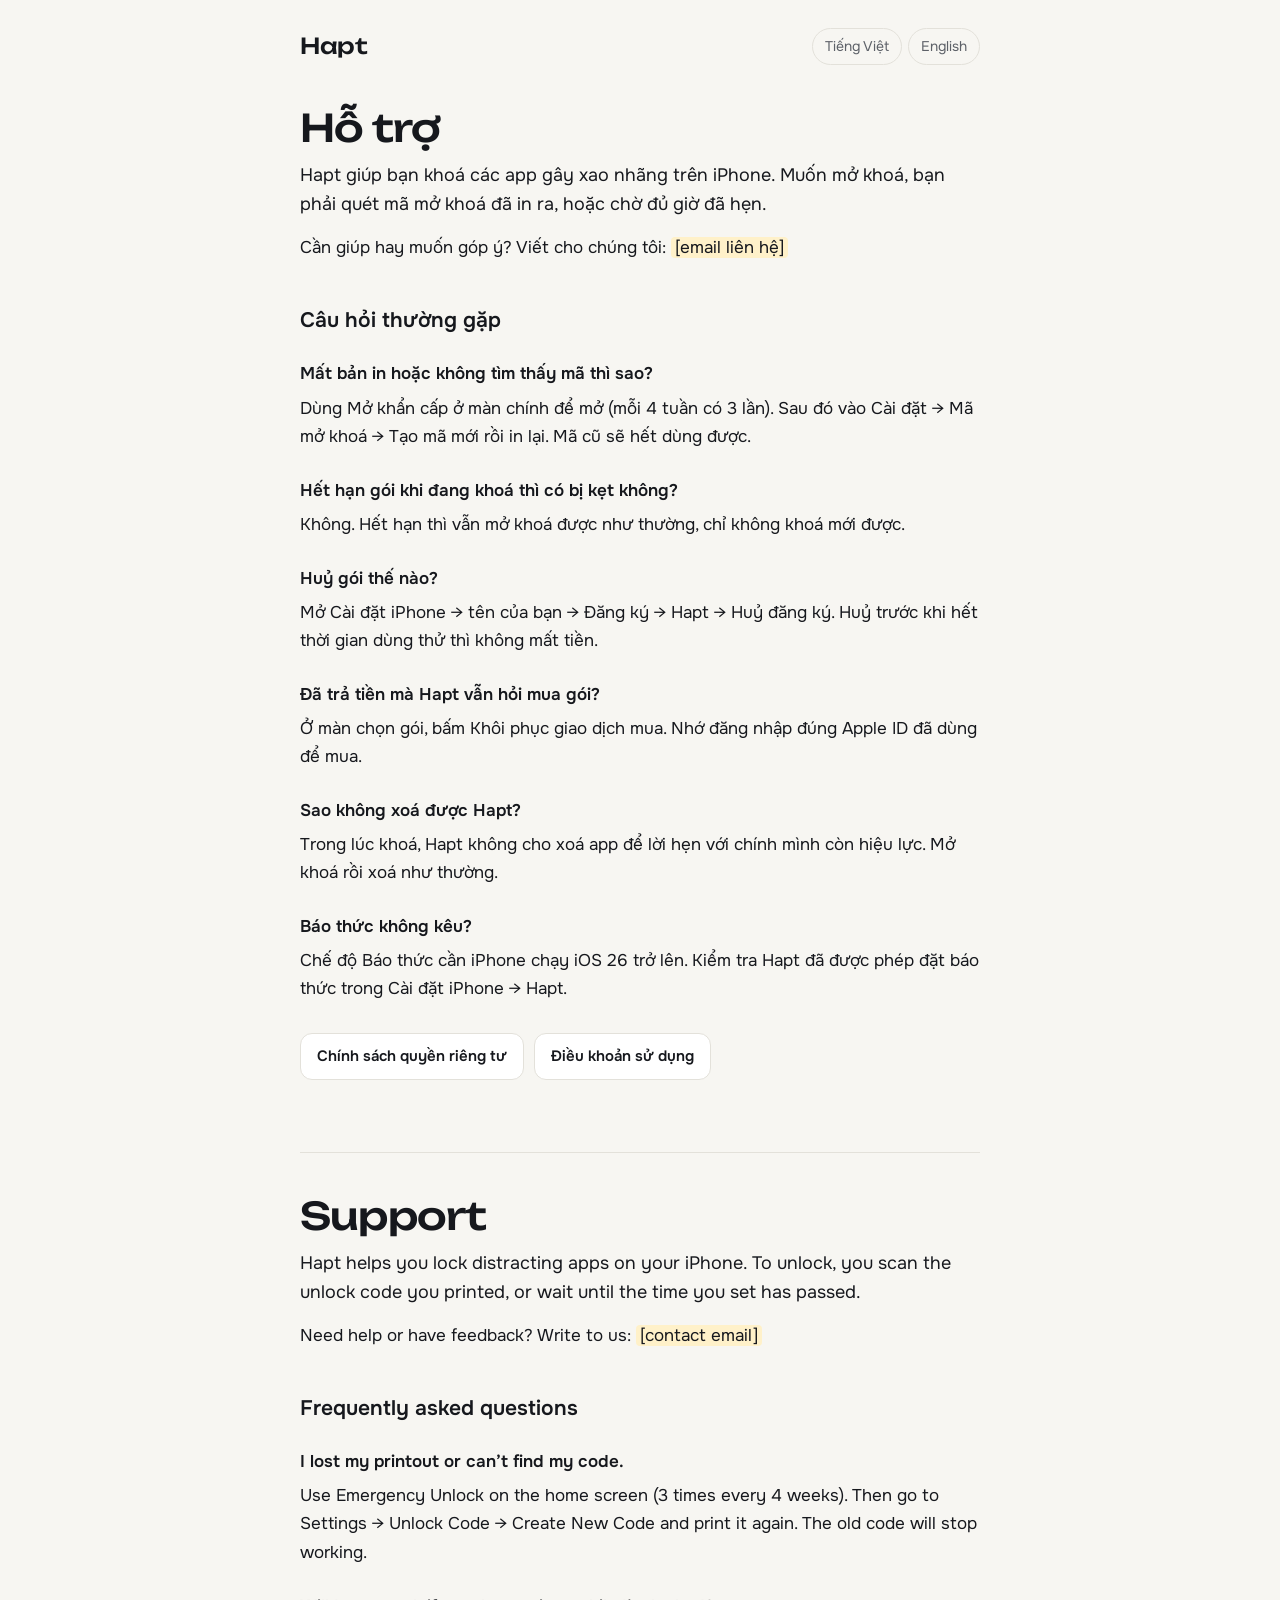
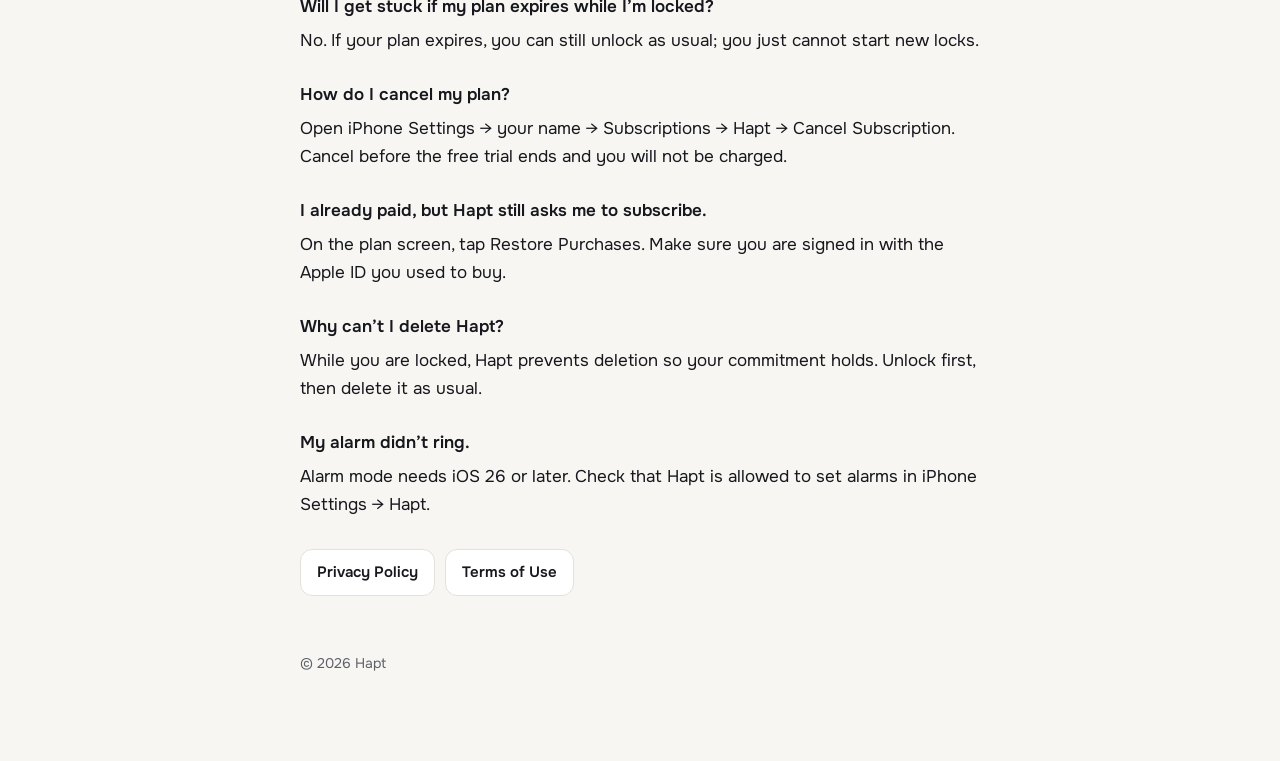
<file: index.html>
<!doctype html>
<html lang="vi">
<head>
<meta charset="utf-8">
<meta name="viewport" content="width=device-width, initial-scale=1, viewport-fit=cover">
<title>Hapt · Hỗ trợ</title>
<meta name="description" content="Hỗ trợ cho Hapt: khoá các app gây xao nhãng, muốn mở thì quét mã đã in ra.">
<link rel="stylesheet" href="style.css">
</head>
<body>
<div class="wrap">
  <header class="top">
    <a class="brand" href="./">Hapt</a>
    <nav class="lang" aria-label="Ngôn ngữ"><a href="#vi" hreflang="vi">Tiếng Việt</a><a href="#en" hreflang="en">English</a></nav>
  </header>

  <main>
  <article id="vi" lang="vi">
    <h1>Hỗ trợ</h1>
    <p class="lead">Hapt giúp bạn khoá các app gây xao nhãng trên iPhone. Muốn mở khoá, bạn phải quét mã mở khoá đã in ra, hoặc chờ đủ giờ đã hẹn.</p>
    <p>Cần giúp hay muốn góp ý? Viết cho chúng tôi: <span class="todo">[email liên hệ]</span></p>

    <h2>Câu hỏi thường gặp</h2>
    <div class="faq">
      <h3>Mất bản in hoặc không tìm thấy mã thì sao?</h3>
      <p>Dùng Mở khẩn cấp ở màn chính để mở (mỗi 4 tuần có 3 lần). Sau đó vào Cài đặt → Mã mở khoá → Tạo mã mới rồi in lại. Mã cũ sẽ hết dùng được.</p>

      <h3>Hết hạn gói khi đang khoá thì có bị kẹt không?</h3>
      <p>Không. Hết hạn thì vẫn mở khoá được như thường, chỉ không khoá mới được.</p>

      <h3>Huỷ gói thế nào?</h3>
      <p>Mở Cài đặt iPhone → tên của bạn → Đăng ký → Hapt → Huỷ đăng ký. Huỷ trước khi hết thời gian dùng thử thì không mất tiền.</p>

      <h3>Đã trả tiền mà Hapt vẫn hỏi mua gói?</h3>
      <p>Ở màn chọn gói, bấm Khôi phục giao dịch mua. Nhớ đăng nhập đúng Apple ID đã dùng để mua.</p>

      <h3>Sao không xoá được Hapt?</h3>
      <p>Trong lúc khoá, Hapt không cho xoá app để lời hẹn với chính mình còn hiệu lực. Mở khoá rồi xoá như thường.</p>

      <h3>Báo thức không kêu?</h3>
      <p>Chế độ Báo thức cần iPhone chạy iOS 26 trở lên. Kiểm tra Hapt đã được phép đặt báo thức trong Cài đặt iPhone → Hapt.</p>
    </div>

    <nav class="links" aria-label="Giấy tờ">
      <a href="privacy.html">Chính sách quyền riêng tư</a>
      <a href="https://www.apple.com/legal/internet-services/itunes/dev/stdeula/">Điều khoản sử dụng</a>
    </nav>
  </article>

  <article id="en" class="en" lang="en">
    <h1>Support</h1>
    <p class="lead">Hapt helps you lock distracting apps on your iPhone. To unlock, you scan the unlock code you printed, or wait until the time you set has passed.</p>
    <p>Need help or have feedback? Write to us: <span class="todo">[contact email]</span></p>

    <h2>Frequently asked questions</h2>
    <div class="faq">
      <h3>I lost my printout or can’t find my code.</h3>
      <p>Use Emergency Unlock on the home screen (3 times every 4 weeks). Then go to Settings → Unlock Code → Create New Code and print it again. The old code will stop working.</p>

      <h3>Will I get stuck if my plan expires while I’m locked?</h3>
      <p>No. If your plan expires, you can still unlock as usual; you just cannot start new locks.</p>

      <h3>How do I cancel my plan?</h3>
      <p>Open iPhone Settings → your name → Subscriptions → Hapt → Cancel Subscription. Cancel before the free trial ends and you will not be charged.</p>

      <h3>I already paid, but Hapt still asks me to subscribe.</h3>
      <p>On the plan screen, tap Restore Purchases. Make sure you are signed in with the Apple ID you used to buy.</p>

      <h3>Why can’t I delete Hapt?</h3>
      <p>While you are locked, Hapt prevents deletion so your commitment holds. Unlock first, then delete it as usual.</p>

      <h3>My alarm didn’t ring.</h3>
      <p>Alarm mode needs iOS 26 or later. Check that Hapt is allowed to set alarms in iPhone Settings → Hapt.</p>
    </div>

    <nav class="links" aria-label="Legal">
      <a href="privacy.html#en">Privacy Policy</a>
      <a href="https://www.apple.com/legal/internet-services/itunes/dev/stdeula/">Terms of Use</a>
    </nav>
  </article>
  </main>

  <p class="foot">© 2026 Hapt</p>
</div>
</body>
</html>
</file>
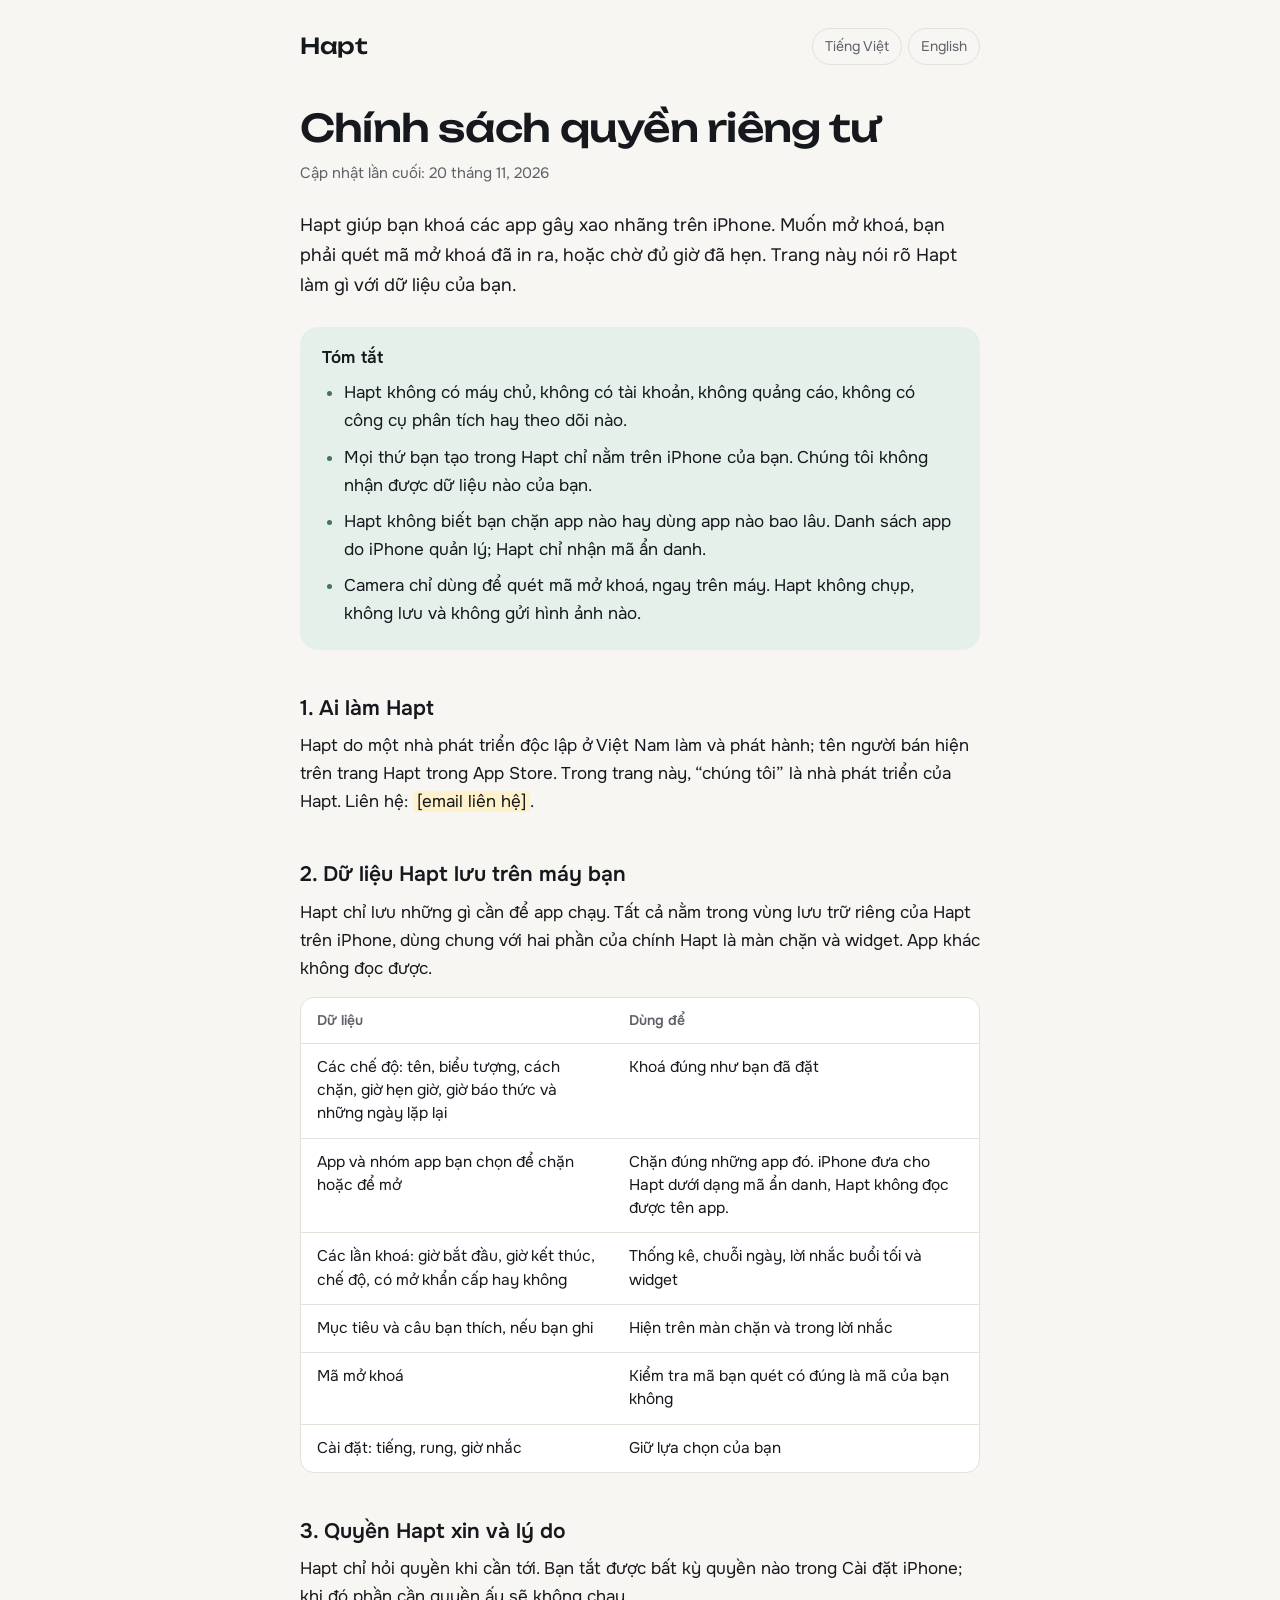
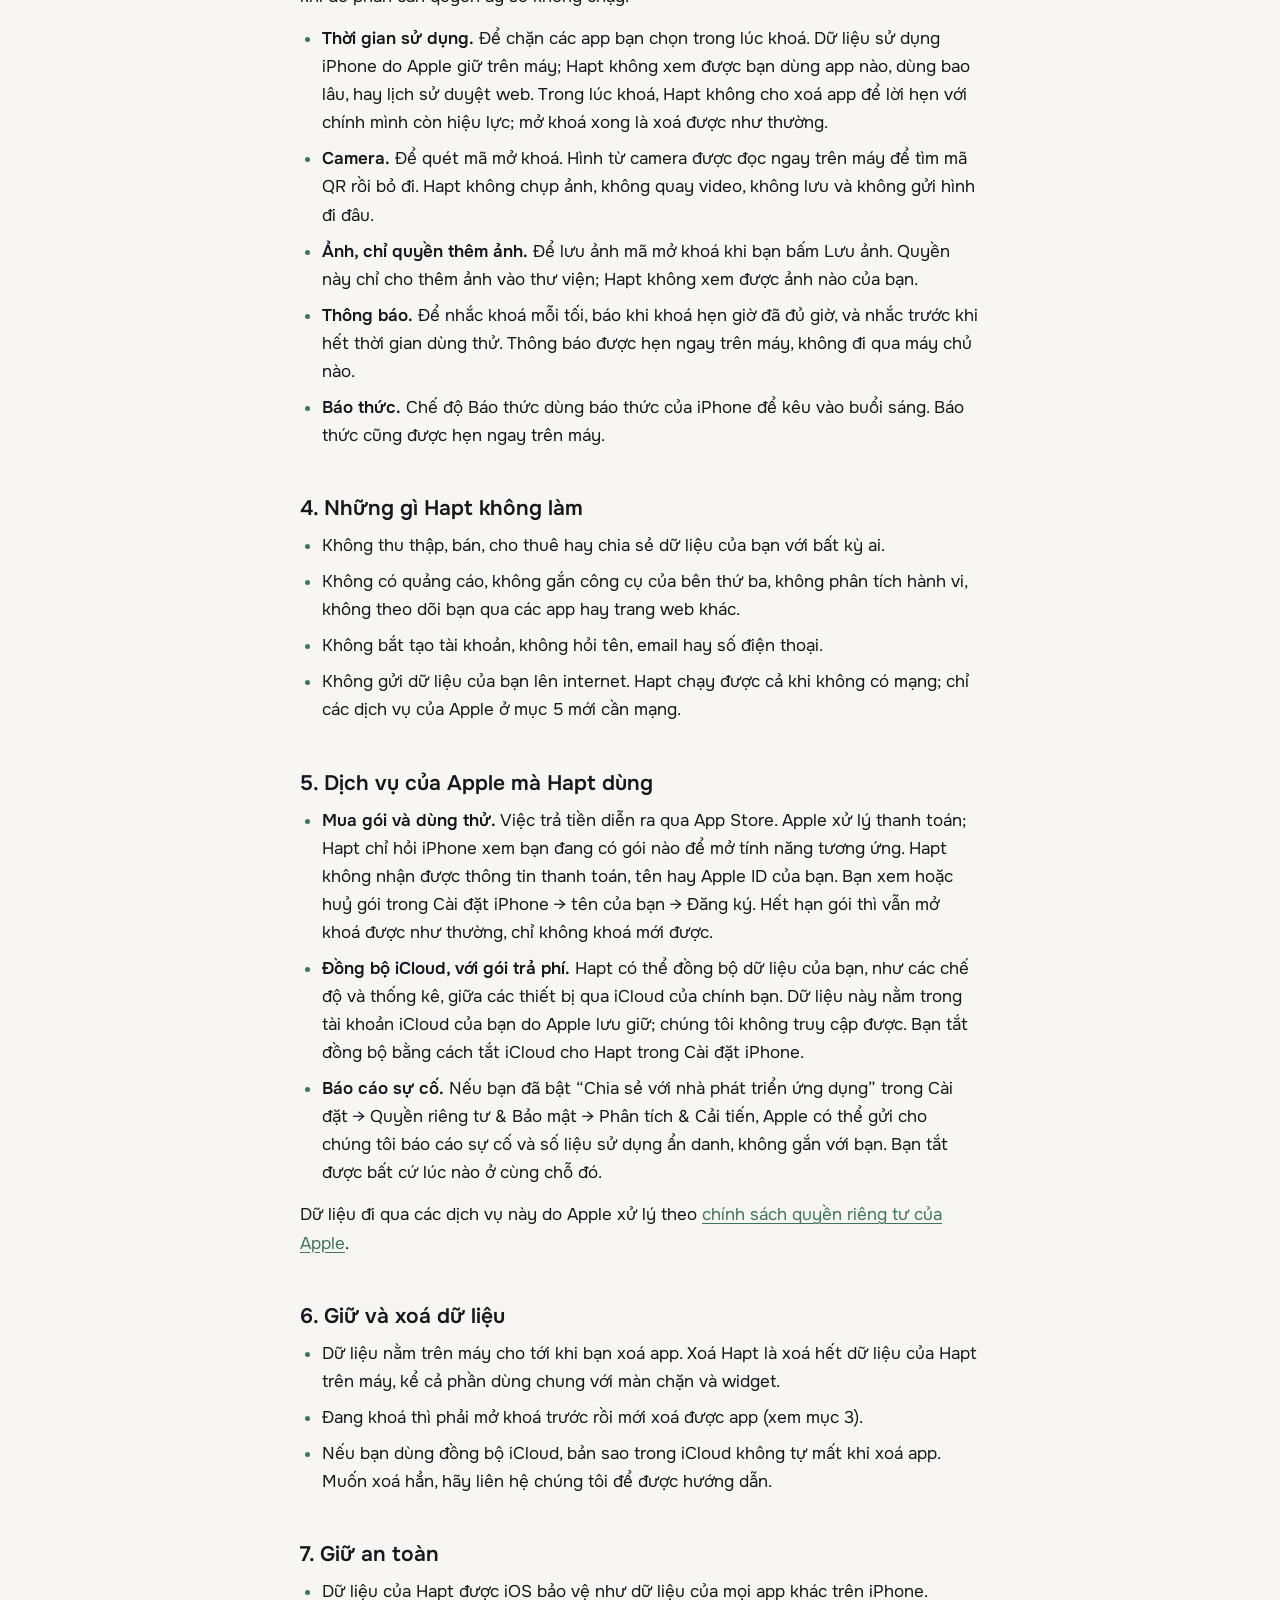
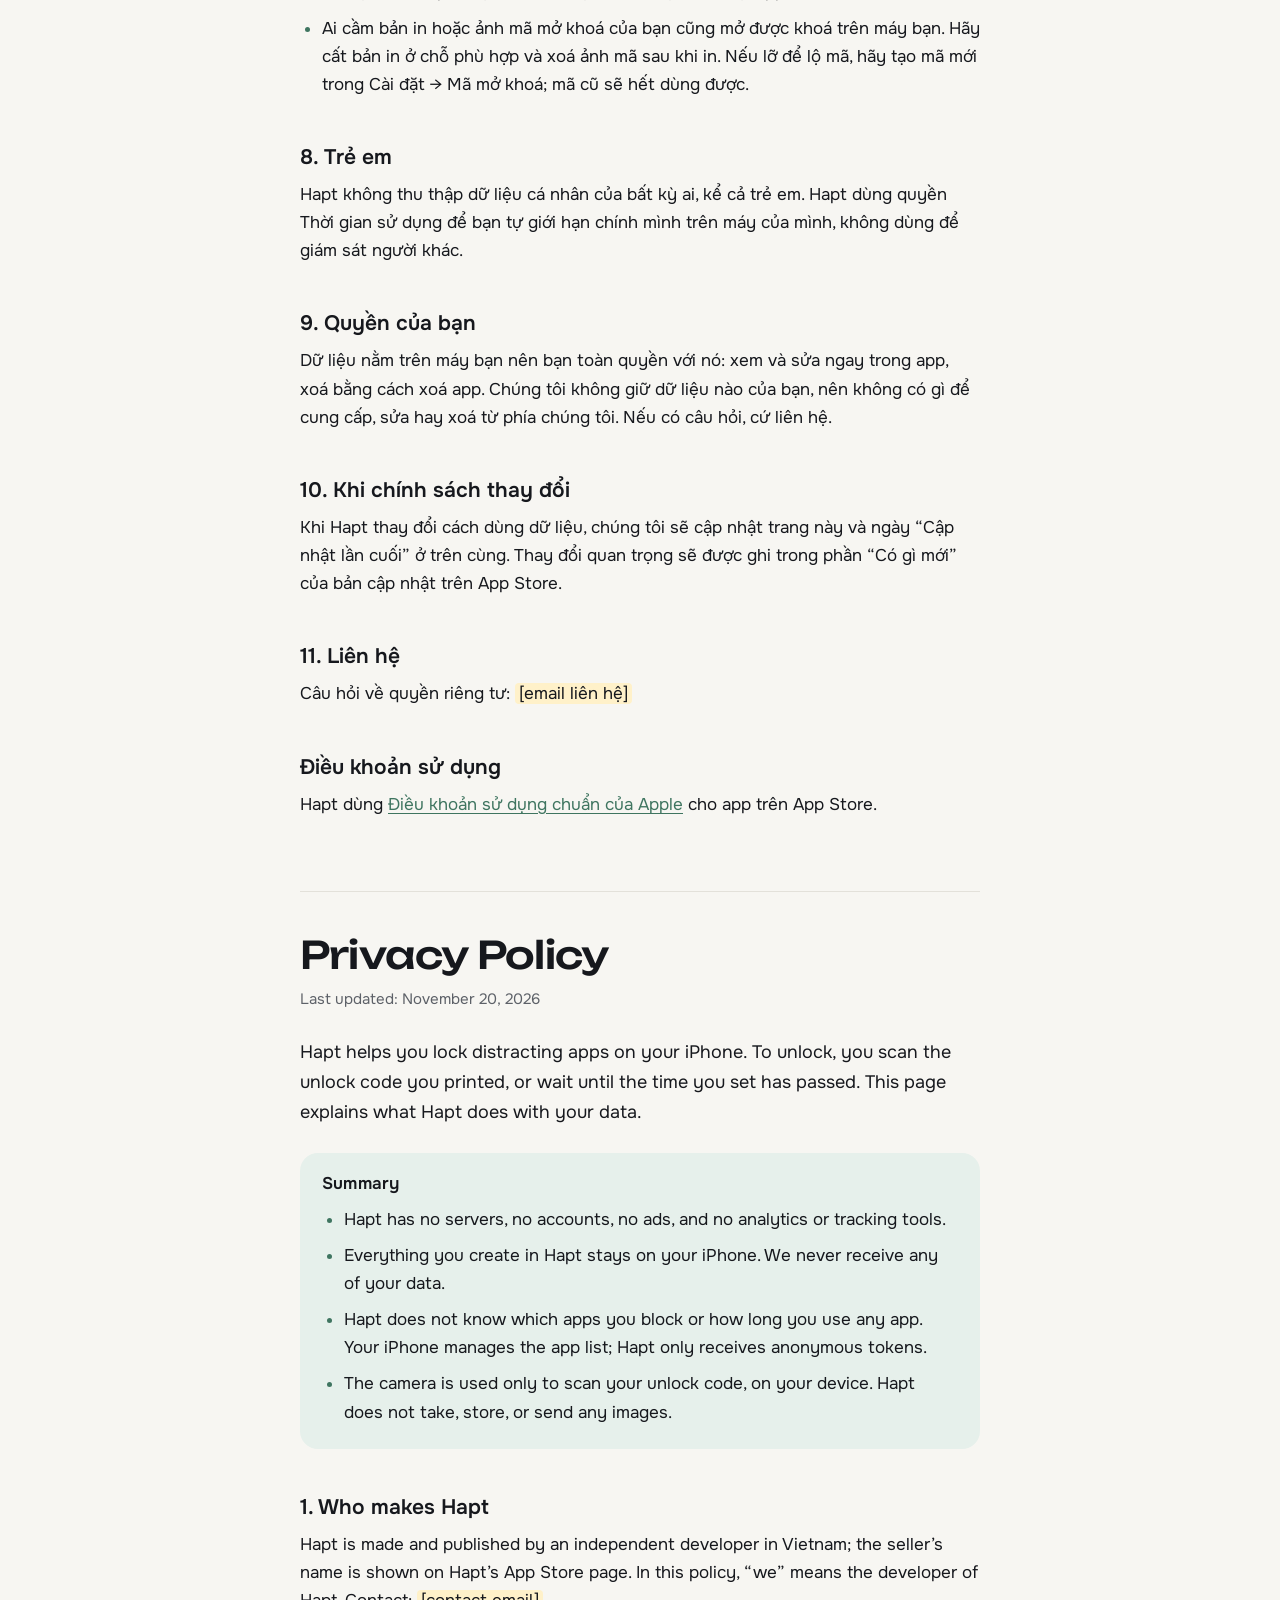
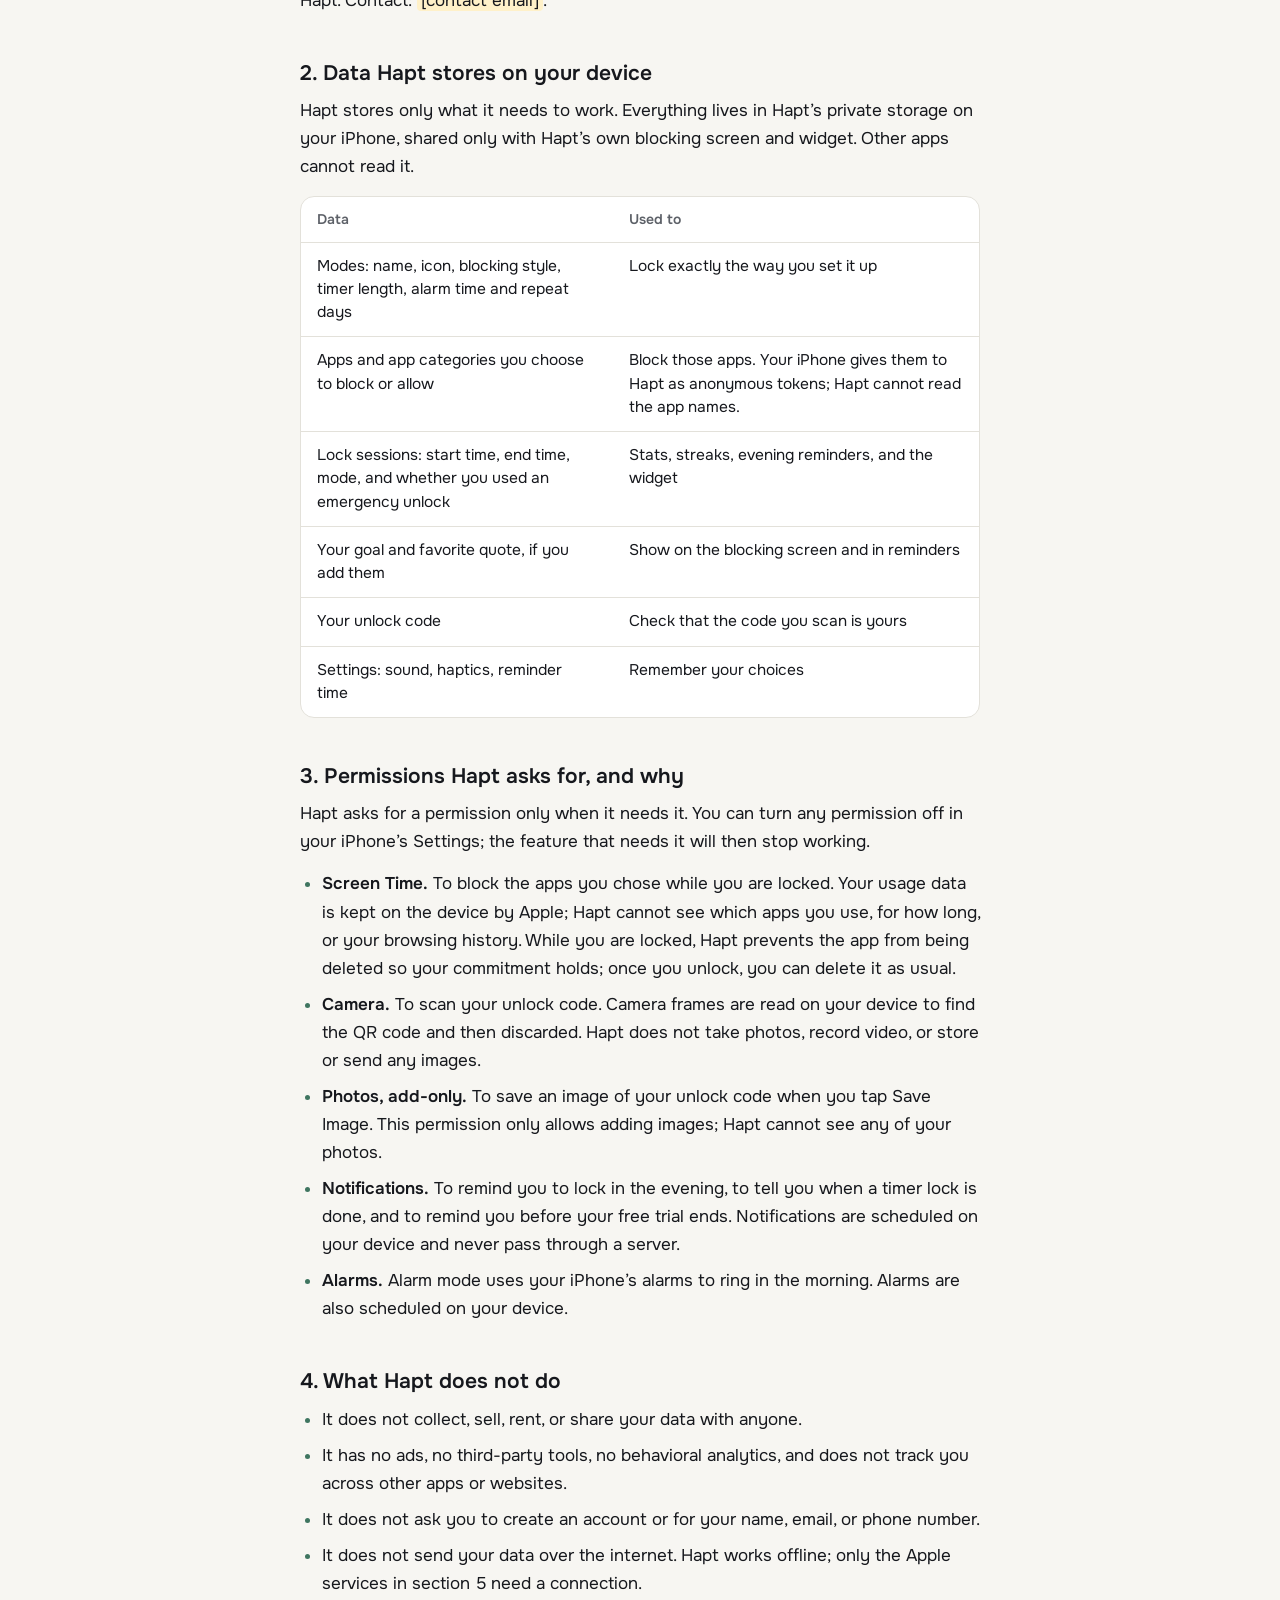
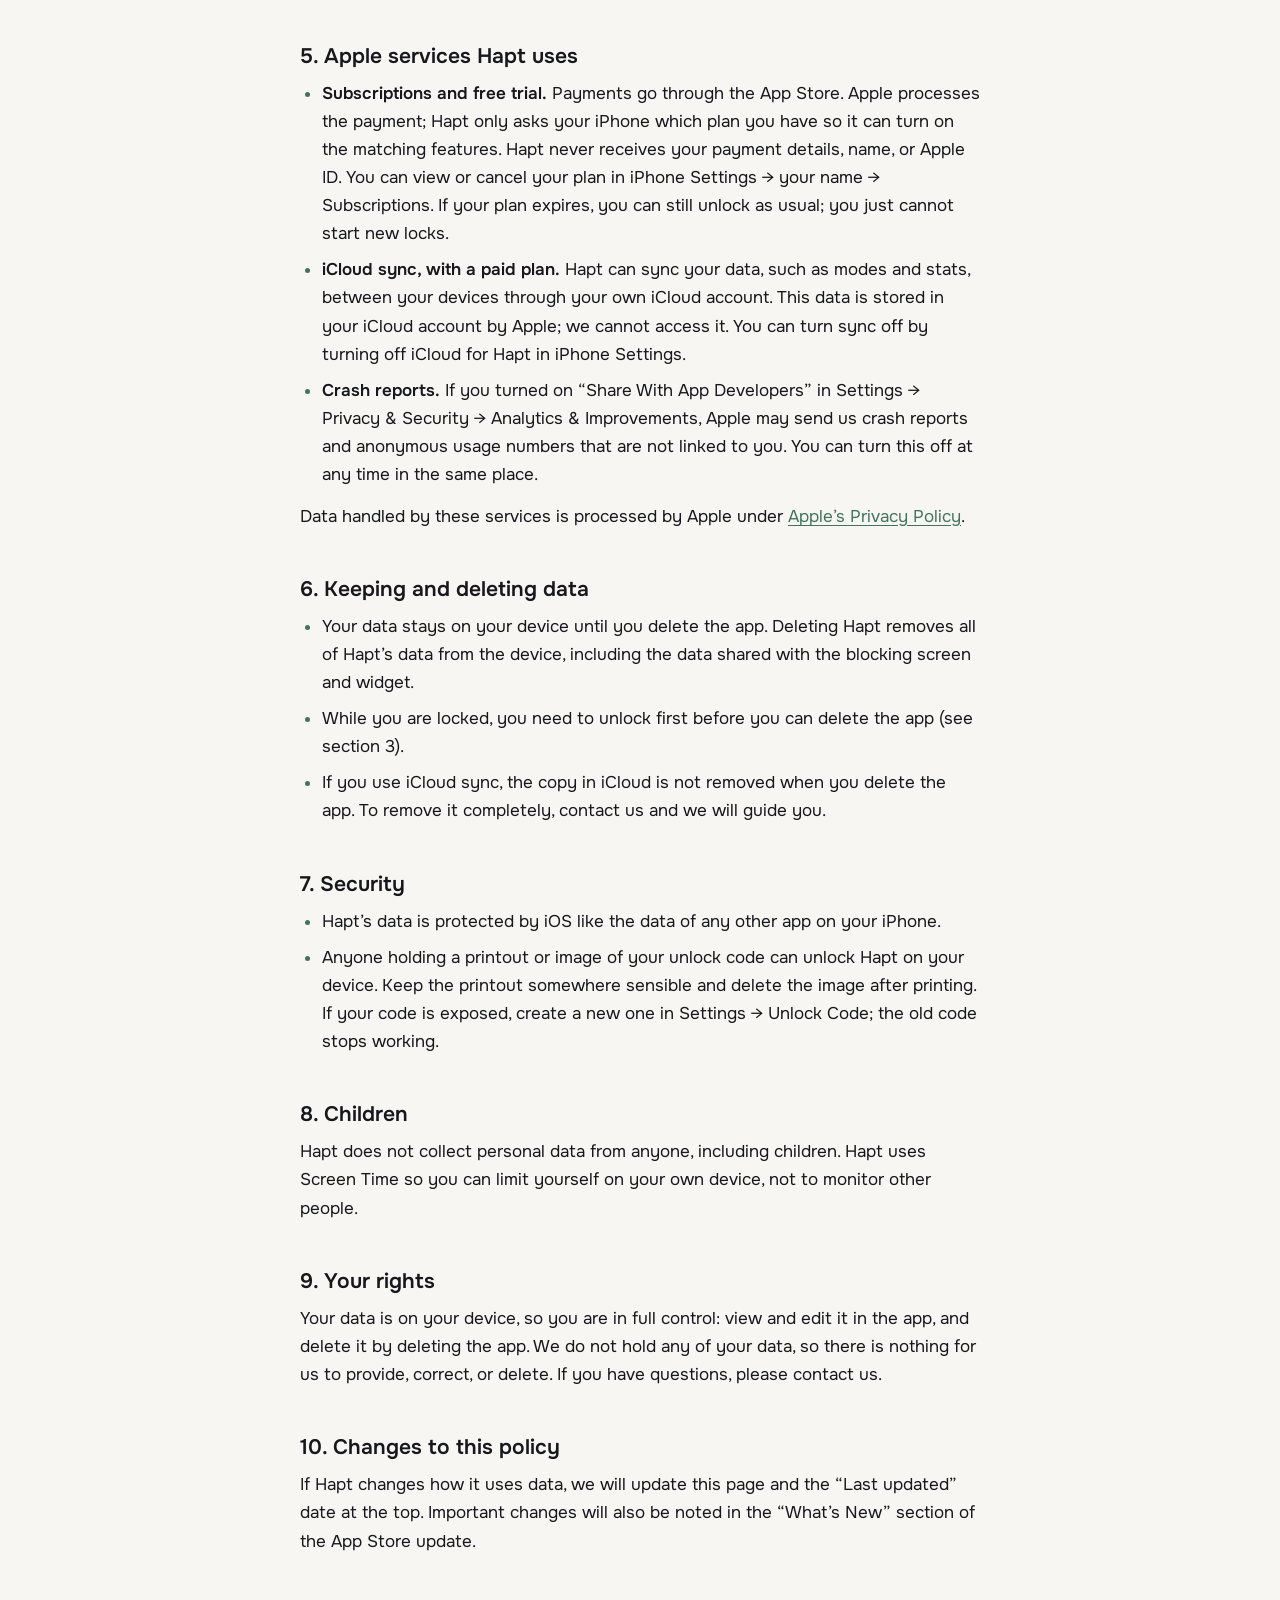
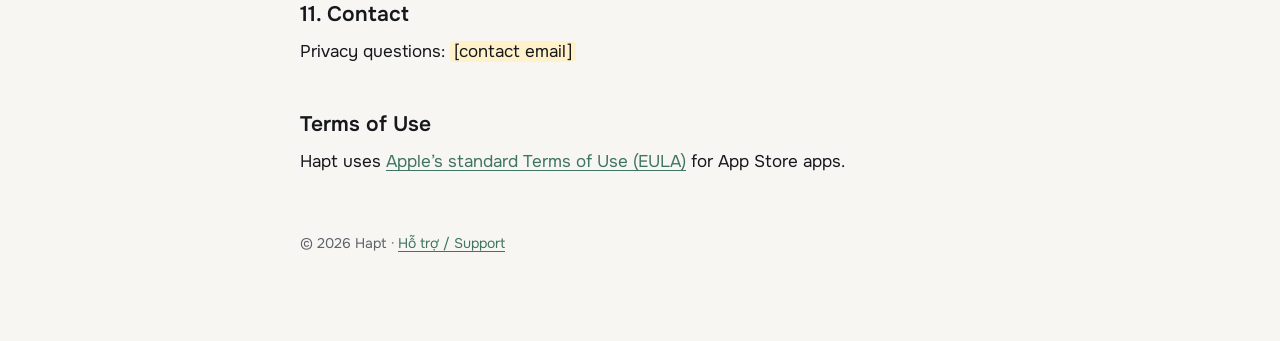
<file: privacy.html>
<!doctype html>
<html lang="vi">
<head>
<meta charset="utf-8">
<meta name="viewport" content="width=device-width, initial-scale=1, viewport-fit=cover">
<title>Chính sách quyền riêng tư · Hapt</title>
<meta name="description" content="Hapt không có máy chủ, không có tài khoản, không theo dõi. Mọi dữ liệu nằm trên iPhone của bạn.">
<link rel="stylesheet" href="style.css">
</head>
<body>
<div class="wrap">
  <header class="top">
    <a class="brand" href="./">Hapt</a>
    <nav class="lang" aria-label="Ngôn ngữ"><a href="#vi" hreflang="vi">Tiếng Việt</a><a href="#en" hreflang="en">English</a></nav>
  </header>

  <main>
  <article id="vi" lang="vi">
    <h1>Chính sách quyền riêng tư</h1>
    <p class="updated">Cập nhật lần cuối: 20 tháng 11, 2026</p>
    <p class="lead">Hapt giúp bạn khoá các app gây xao nhãng trên iPhone. Muốn mở khoá, bạn phải quét mã mở khoá đã in ra, hoặc chờ đủ giờ đã hẹn. Trang này nói rõ Hapt làm gì với dữ liệu của bạn.</p>

    <section class="summary" aria-labelledby="vi-tomtat">
      <h2 id="vi-tomtat">Tóm tắt</h2>
      <ul>
        <li>Hapt không có máy chủ, không có tài khoản, không quảng cáo, không có công cụ phân tích hay theo dõi nào.</li>
        <li>Mọi thứ bạn tạo trong Hapt chỉ nằm trên iPhone của bạn. Chúng tôi không nhận được dữ liệu nào của bạn.</li>
        <li>Hapt không biết bạn chặn app nào hay dùng app nào bao lâu. Danh sách app do iPhone quản lý; Hapt chỉ nhận mã ẩn danh.</li>
        <li>Camera chỉ dùng để quét mã mở khoá, ngay trên máy. Hapt không chụp, không lưu và không gửi hình ảnh nào.</li>
      </ul>
    </section>

    <h2>1. Ai làm Hapt</h2>
    <p>Hapt do một nhà phát triển độc lập ở Việt Nam làm và phát hành; tên người bán hiện trên trang Hapt trong App Store. Trong trang này, “chúng tôi” là nhà phát triển của Hapt. Liên hệ: <span class="todo">[email liên hệ]</span>.</p>

    <h2>2. Dữ liệu Hapt lưu trên máy bạn</h2>
    <p>Hapt chỉ lưu những gì cần để app chạy. Tất cả nằm trong vùng lưu trữ riêng của Hapt trên iPhone, dùng chung với hai phần của chính Hapt là màn chặn và widget. App khác không đọc được.</p>
    <div class="table">
      <table>
        <thead><tr><th scope="col">Dữ liệu</th><th scope="col">Dùng để</th></tr></thead>
        <tbody>
          <tr><td>Các chế độ: tên, biểu tượng, cách chặn, giờ hẹn giờ, giờ báo thức và những ngày lặp lại</td><td>Khoá đúng như bạn đã đặt</td></tr>
          <tr><td>App và nhóm app bạn chọn để chặn hoặc để mở</td><td>Chặn đúng những app đó. iPhone đưa cho Hapt dưới dạng mã ẩn danh, Hapt không đọc được tên app.</td></tr>
          <tr><td>Các lần khoá: giờ bắt đầu, giờ kết thúc, chế độ, có mở khẩn cấp hay không</td><td>Thống kê, chuỗi ngày, lời nhắc buổi tối và widget</td></tr>
          <tr><td>Mục tiêu và câu bạn thích, nếu bạn ghi</td><td>Hiện trên màn chặn và trong lời nhắc</td></tr>
          <tr><td>Mã mở khoá</td><td>Kiểm tra mã bạn quét có đúng là mã của bạn không</td></tr>
          <tr><td>Cài đặt: tiếng, rung, giờ nhắc</td><td>Giữ lựa chọn của bạn</td></tr>
        </tbody>
      </table>
    </div>

    <h2>3. Quyền Hapt xin và lý do</h2>
    <p>Hapt chỉ hỏi quyền khi cần tới. Bạn tắt được bất kỳ quyền nào trong Cài đặt iPhone; khi đó phần cần quyền ấy sẽ không chạy.</p>
    <ul>
      <li><strong>Thời gian sử dụng.</strong> Để chặn các app bạn chọn trong lúc khoá. Dữ liệu sử dụng iPhone do Apple giữ trên máy; Hapt không xem được bạn dùng app nào, dùng bao lâu, hay lịch sử duyệt web. Trong lúc khoá, Hapt không cho xoá app để lời hẹn với chính mình còn hiệu lực; mở khoá xong là xoá được như thường.</li>
      <li><strong>Camera.</strong> Để quét mã mở khoá. Hình từ camera được đọc ngay trên máy để tìm mã QR rồi bỏ đi. Hapt không chụp ảnh, không quay video, không lưu và không gửi hình đi đâu.</li>
      <li><strong>Ảnh, chỉ quyền thêm ảnh.</strong> Để lưu ảnh mã mở khoá khi bạn bấm Lưu ảnh. Quyền này chỉ cho thêm ảnh vào thư viện; Hapt không xem được ảnh nào của bạn.</li>
      <li><strong>Thông báo.</strong> Để nhắc khoá mỗi tối, báo khi khoá hẹn giờ đã đủ giờ, và nhắc trước khi hết thời gian dùng thử. Thông báo được hẹn ngay trên máy, không đi qua máy chủ nào.</li>
      <li><strong>Báo thức.</strong> Chế độ Báo thức dùng báo thức của iPhone để kêu vào buổi sáng. Báo thức cũng được hẹn ngay trên máy.</li>
    </ul>

    <h2>4. Những gì Hapt không làm</h2>
    <ul>
      <li>Không thu thập, bán, cho thuê hay chia sẻ dữ liệu của bạn với bất kỳ ai.</li>
      <li>Không có quảng cáo, không gắn công cụ của bên thứ ba, không phân tích hành vi, không theo dõi bạn qua các app hay trang web khác.</li>
      <li>Không bắt tạo tài khoản, không hỏi tên, email hay số điện thoại.</li>
      <li>Không gửi dữ liệu của bạn lên internet. Hapt chạy được cả khi không có mạng; chỉ các dịch vụ của Apple ở mục 5 mới cần mạng.</li>
    </ul>

    <h2>5. Dịch vụ của Apple mà Hapt dùng</h2>
    <ul>
      <li><strong>Mua gói và dùng thử.</strong> Việc trả tiền diễn ra qua App Store. Apple xử lý thanh toán; Hapt chỉ hỏi iPhone xem bạn đang có gói nào để mở tính năng tương ứng. Hapt không nhận được thông tin thanh toán, tên hay Apple ID của bạn. Bạn xem hoặc huỷ gói trong Cài đặt iPhone → tên của bạn → Đăng ký. Hết hạn gói thì vẫn mở khoá được như thường, chỉ không khoá mới được.</li>
      <li><strong>Đồng bộ iCloud, với gói trả phí.</strong> Hapt có thể đồng bộ dữ liệu của bạn, như các chế độ và thống kê, giữa các thiết bị qua iCloud của chính bạn. Dữ liệu này nằm trong tài khoản iCloud của bạn do Apple lưu giữ; chúng tôi không truy cập được. Bạn tắt đồng bộ bằng cách tắt iCloud cho Hapt trong Cài đặt iPhone.</li>
      <li><strong>Báo cáo sự cố.</strong> Nếu bạn đã bật “Chia sẻ với nhà phát triển ứng dụng” trong Cài đặt → Quyền riêng tư &amp; Bảo mật → Phân tích &amp; Cải tiến, Apple có thể gửi cho chúng tôi báo cáo sự cố và số liệu sử dụng ẩn danh, không gắn với bạn. Bạn tắt được bất cứ lúc nào ở cùng chỗ đó.</li>
    </ul>
    <p>Dữ liệu đi qua các dịch vụ này do Apple xử lý theo <a href="https://www.apple.com/legal/privacy/">chính sách quyền riêng tư của Apple</a>.</p>

    <h2>6. Giữ và xoá dữ liệu</h2>
    <ul>
      <li>Dữ liệu nằm trên máy cho tới khi bạn xoá app. Xoá Hapt là xoá hết dữ liệu của Hapt trên máy, kể cả phần dùng chung với màn chặn và widget.</li>
      <li>Đang khoá thì phải mở khoá trước rồi mới xoá được app (xem mục 3).</li>
      <li>Nếu bạn dùng đồng bộ iCloud, bản sao trong iCloud không tự mất khi xoá app. Muốn xoá hẳn, hãy liên hệ chúng tôi để được hướng dẫn.</li>
    </ul>

    <h2>7. Giữ an toàn</h2>
    <ul>
      <li>Dữ liệu của Hapt được iOS bảo vệ như dữ liệu của mọi app khác trên iPhone.</li>
      <li>Ai cầm bản in hoặc ảnh mã mở khoá của bạn cũng mở được khoá trên máy bạn. Hãy cất bản in ở chỗ phù hợp và xoá ảnh mã sau khi in. Nếu lỡ để lộ mã, hãy tạo mã mới trong Cài đặt → Mã mở khoá; mã cũ sẽ hết dùng được.</li>
    </ul>

    <h2>8. Trẻ em</h2>
    <p>Hapt không thu thập dữ liệu cá nhân của bất kỳ ai, kể cả trẻ em. Hapt dùng quyền Thời gian sử dụng để bạn tự giới hạn chính mình trên máy của mình, không dùng để giám sát người khác.</p>

    <h2>9. Quyền của bạn</h2>
    <p>Dữ liệu nằm trên máy bạn nên bạn toàn quyền với nó: xem và sửa ngay trong app, xoá bằng cách xoá app. Chúng tôi không giữ dữ liệu nào của bạn, nên không có gì để cung cấp, sửa hay xoá từ phía chúng tôi. Nếu có câu hỏi, cứ liên hệ.</p>

    <h2>10. Khi chính sách thay đổi</h2>
    <p>Khi Hapt thay đổi cách dùng dữ liệu, chúng tôi sẽ cập nhật trang này và ngày “Cập nhật lần cuối” ở trên cùng. Thay đổi quan trọng sẽ được ghi trong phần “Có gì mới” của bản cập nhật trên App Store.</p>

    <h2>11. Liên hệ</h2>
    <p>Câu hỏi về quyền riêng tư: <span class="todo">[email liên hệ]</span></p>

    <h2>Điều khoản sử dụng</h2>
    <p>Hapt dùng <a href="https://www.apple.com/legal/internet-services/itunes/dev/stdeula/">Điều khoản sử dụng chuẩn của Apple</a> cho app trên App Store.</p>
  </article>

  <article id="en" class="en" lang="en">
    <h1>Privacy Policy</h1>
    <p class="updated">Last updated: November 20, 2026</p>
    <p class="lead">Hapt helps you lock distracting apps on your iPhone. To unlock, you scan the unlock code you printed, or wait until the time you set has passed. This page explains what Hapt does with your data.</p>

    <section class="summary" aria-labelledby="en-summary">
      <h2 id="en-summary">Summary</h2>
      <ul>
        <li>Hapt has no servers, no accounts, no ads, and no analytics or tracking tools.</li>
        <li>Everything you create in Hapt stays on your iPhone. We never receive any of your data.</li>
        <li>Hapt does not know which apps you block or how long you use any app. Your iPhone manages the app list; Hapt only receives anonymous tokens.</li>
        <li>The camera is used only to scan your unlock code, on your device. Hapt does not take, store, or send any images.</li>
      </ul>
    </section>

    <h2>1. Who makes Hapt</h2>
    <p>Hapt is made and published by an independent developer in Vietnam; the seller’s name is shown on Hapt’s App Store page. In this policy, “we” means the developer of Hapt. Contact: <span class="todo">[contact email]</span>.</p>

    <h2>2. Data Hapt stores on your device</h2>
    <p>Hapt stores only what it needs to work. Everything lives in Hapt’s private storage on your iPhone, shared only with Hapt’s own blocking screen and widget. Other apps cannot read it.</p>
    <div class="table">
      <table>
        <thead><tr><th scope="col">Data</th><th scope="col">Used to</th></tr></thead>
        <tbody>
          <tr><td>Modes: name, icon, blocking style, timer length, alarm time and repeat days</td><td>Lock exactly the way you set it up</td></tr>
          <tr><td>Apps and app categories you choose to block or allow</td><td>Block those apps. Your iPhone gives them to Hapt as anonymous tokens; Hapt cannot read the app names.</td></tr>
          <tr><td>Lock sessions: start time, end time, mode, and whether you used an emergency unlock</td><td>Stats, streaks, evening reminders, and the widget</td></tr>
          <tr><td>Your goal and favorite quote, if you add them</td><td>Show on the blocking screen and in reminders</td></tr>
          <tr><td>Your unlock code</td><td>Check that the code you scan is yours</td></tr>
          <tr><td>Settings: sound, haptics, reminder time</td><td>Remember your choices</td></tr>
        </tbody>
      </table>
    </div>

    <h2>3. Permissions Hapt asks for, and why</h2>
    <p>Hapt asks for a permission only when it needs it. You can turn any permission off in your iPhone’s Settings; the feature that needs it will then stop working.</p>
    <ul>
      <li><strong>Screen Time.</strong> To block the apps you chose while you are locked. Your usage data is kept on the device by Apple; Hapt cannot see which apps you use, for how long, or your browsing history. While you are locked, Hapt prevents the app from being deleted so your commitment holds; once you unlock, you can delete it as usual.</li>
      <li><strong>Camera.</strong> To scan your unlock code. Camera frames are read on your device to find the QR code and then discarded. Hapt does not take photos, record video, or store or send any images.</li>
      <li><strong>Photos, add-only.</strong> To save an image of your unlock code when you tap Save Image. This permission only allows adding images; Hapt cannot see any of your photos.</li>
      <li><strong>Notifications.</strong> To remind you to lock in the evening, to tell you when a timer lock is done, and to remind you before your free trial ends. Notifications are scheduled on your device and never pass through a server.</li>
      <li><strong>Alarms.</strong> Alarm mode uses your iPhone’s alarms to ring in the morning. Alarms are also scheduled on your device.</li>
    </ul>

    <h2>4. What Hapt does not do</h2>
    <ul>
      <li>It does not collect, sell, rent, or share your data with anyone.</li>
      <li>It has no ads, no third-party tools, no behavioral analytics, and does not track you across other apps or websites.</li>
      <li>It does not ask you to create an account or for your name, email, or phone number.</li>
      <li>It does not send your data over the internet. Hapt works offline; only the Apple services in section 5 need a connection.</li>
    </ul>

    <h2>5. Apple services Hapt uses</h2>
    <ul>
      <li><strong>Subscriptions and free trial.</strong> Payments go through the App Store. Apple processes the payment; Hapt only asks your iPhone which plan you have so it can turn on the matching features. Hapt never receives your payment details, name, or Apple ID. You can view or cancel your plan in iPhone Settings → your name → Subscriptions. If your plan expires, you can still unlock as usual; you just cannot start new locks.</li>
      <li><strong>iCloud sync, with a paid plan.</strong> Hapt can sync your data, such as modes and stats, between your devices through your own iCloud account. This data is stored in your iCloud account by Apple; we cannot access it. You can turn sync off by turning off iCloud for Hapt in iPhone Settings.</li>
      <li><strong>Crash reports.</strong> If you turned on “Share With App Developers” in Settings → Privacy &amp; Security → Analytics &amp; Improvements, Apple may send us crash reports and anonymous usage numbers that are not linked to you. You can turn this off at any time in the same place.</li>
    </ul>
    <p>Data handled by these services is processed by Apple under <a href="https://www.apple.com/legal/privacy/">Apple’s Privacy Policy</a>.</p>

    <h2>6. Keeping and deleting data</h2>
    <ul>
      <li>Your data stays on your device until you delete the app. Deleting Hapt removes all of Hapt’s data from the device, including the data shared with the blocking screen and widget.</li>
      <li>While you are locked, you need to unlock first before you can delete the app (see section 3).</li>
      <li>If you use iCloud sync, the copy in iCloud is not removed when you delete the app. To remove it completely, contact us and we will guide you.</li>
    </ul>

    <h2>7. Security</h2>
    <ul>
      <li>Hapt’s data is protected by iOS like the data of any other app on your iPhone.</li>
      <li>Anyone holding a printout or image of your unlock code can unlock Hapt on your device. Keep the printout somewhere sensible and delete the image after printing. If your code is exposed, create a new one in Settings → Unlock Code; the old code stops working.</li>
    </ul>

    <h2>8. Children</h2>
    <p>Hapt does not collect personal data from anyone, including children. Hapt uses Screen Time so you can limit yourself on your own device, not to monitor other people.</p>

    <h2>9. Your rights</h2>
    <p>Your data is on your device, so you are in full control: view and edit it in the app, and delete it by deleting the app. We do not hold any of your data, so there is nothing for us to provide, correct, or delete. If you have questions, please contact us.</p>

    <h2>10. Changes to this policy</h2>
    <p>If Hapt changes how it uses data, we will update this page and the “Last updated” date at the top. Important changes will also be noted in the “What’s New” section of the App Store update.</p>

    <h2>11. Contact</h2>
    <p>Privacy questions: <span class="todo">[contact email]</span></p>

    <h2>Terms of Use</h2>
    <p>Hapt uses <a href="https://www.apple.com/legal/internet-services/itunes/dev/stdeula/">Apple’s standard Terms of Use (EULA)</a> for App Store apps.</p>
  </article>
  </main>

  <p class="foot">© 2026 Hapt · <a href="./">Hỗ trợ / Support</a></p>
</div>
</body>
</html>
</file>
<file: style.css>
/* Trang web của Hapt: chính sách quyền riêng tư và hỗ trợ.
   Font nằm ngay trong trang, không tải từ đâu khác, để trang không gửi dữ liệu người đọc cho bên nào. */
@font-face { font-family: "Onest"; src: url("fonts/Onest-Regular.ttf") format("truetype"); font-weight: 400; font-display: swap; }
@font-face { font-family: "Onest"; src: url("fonts/Onest-SemiBold.ttf") format("truetype"); font-weight: 600; font-display: swap; }
@font-face { font-family: "Unbounded"; src: url("fonts/Unbounded-Medium.ttf") format("truetype"); font-weight: 500; font-display: swap; }

:root {
  --bg: #f7f6f2;
  --surface: #ffffff;
  --ink: #16181d;
  --muted: #5d6168;
  --line: #e3e1da;
  --accent: #3f7560;
  --accent-soft: #e6f0eb;
  --warm: #b4621a;
  --todo: #fff1c9;
  --text: "Onest", -apple-system, "Segoe UI", system-ui, sans-serif;
  --display: "Unbounded", "Arial Rounded MT Bold", system-ui, sans-serif;
}
@media (prefers-color-scheme: dark) {
  :root { --bg: #06080c; --surface: #0f1217; --ink: #f5f4f1; --muted: #a3a6ae; --line: #22262e; --accent: #a6d4bd; --accent-soft: #14231d; --warm: #ffb36b; --todo: #4a3a12; color-scheme: dark; }
}

* { box-sizing: border-box; }
html { -webkit-text-size-adjust: 100%; }
body { margin: 0; background: var(--bg); color: var(--ink); font-family: var(--text); font-size: 17px; line-height: 1.65; }
a { color: var(--accent); text-underline-offset: 3px; }
a:hover { text-decoration-thickness: 2px; }
a:focus-visible { outline: 2px solid var(--accent); outline-offset: 2px; border-radius: 4px; }

.wrap { max-width: 720px; margin: 0 auto; padding: 28px max(20px, env(safe-area-inset-right)) 72px max(20px, env(safe-area-inset-left)); }
.top { display: flex; align-items: center; justify-content: space-between; gap: 16px; flex-wrap: wrap; margin-bottom: 40px; }
.brand { font-family: var(--display); font-weight: 500; font-size: 22px; letter-spacing: -0.02em; color: var(--ink); text-decoration: none; }
.lang { display: flex; gap: 6px; font-size: 14px; }
.lang a { padding: 6px 12px; border: 1px solid var(--line); border-radius: 999px; text-decoration: none; color: var(--muted); }
.lang a:hover { color: var(--ink); }

h1 { font-family: var(--display); font-weight: 500; font-size: clamp(28px, 6vw, 38px); line-height: 1.2; letter-spacing: -0.02em; margin: 0 0 10px; text-wrap: balance; }
h2 { font-size: 21px; font-weight: 600; line-height: 1.35; margin: 44px 0 10px; text-wrap: balance; }
p, ul { margin: 0 0 14px; }
ul { padding-left: 22px; }
li { margin-bottom: 8px; }
li::marker { color: var(--accent); }
strong { font-weight: 600; }
.updated { color: var(--muted); font-size: 15px; margin-bottom: 26px; }
.lead { font-size: 18px; }

.summary { background: var(--accent-soft); border-radius: 18px; padding: 20px 22px 8px; margin: 26px 0 8px; }
.summary h2 { margin-top: 0; font-size: 17px; letter-spacing: 0.01em; }

.table { margin: 6px 0 16px; border: 1px solid var(--line); border-radius: 14px; background: var(--surface); overflow: hidden; }
table { border-collapse: collapse; width: 100%; font-size: 15.5px; line-height: 1.5; }
th, td { text-align: left; vertical-align: top; padding: 12px 16px; border-bottom: 1px solid var(--line); }
tr:last-child td { border-bottom: 0; }
th { font-weight: 600; color: var(--muted); font-size: 14px; background: transparent; }
td:first-child { width: 46%; }
/* Màn hẹp: mỗi dòng xếp dọc, tên dữ liệu ở trên, công dụng ở dưới, khỏi phải vuốt ngang */
@media (max-width: 560px) {
  table, tbody, tr, td { display: block; width: auto; }
  thead { display: none; }
  tr { padding: 14px 16px; border-bottom: 1px solid var(--line); }
  tr:last-child { border-bottom: 0; }
  td { padding: 0; border: 0; }
  td:first-child { width: auto; font-weight: 600; margin-bottom: 4px; }
  td:last-child { color: var(--muted); }
}

.faq h3 { font-size: 17px; font-weight: 600; margin: 26px 0 6px; }
.links { display: flex; flex-wrap: wrap; gap: 10px; margin: 30px 0 0; }
.links a { padding: 10px 16px; border-radius: 12px; border: 1px solid var(--line); background: var(--surface); text-decoration: none; font-weight: 600; font-size: 15px; color: var(--ink); }
.links a:hover { border-color: var(--accent); }

.en { margin-top: 72px; padding-top: 40px; border-top: 1px solid var(--line); }
.foot { margin-top: 56px; color: var(--muted); font-size: 14px; }

/* Chỗ còn chờ điền: tô vàng cho dễ thấy. Điền xong thì xoá lớp này đi. */
.todo { background: var(--todo); border-radius: 4px; padding: 0 4px; }
</file>
